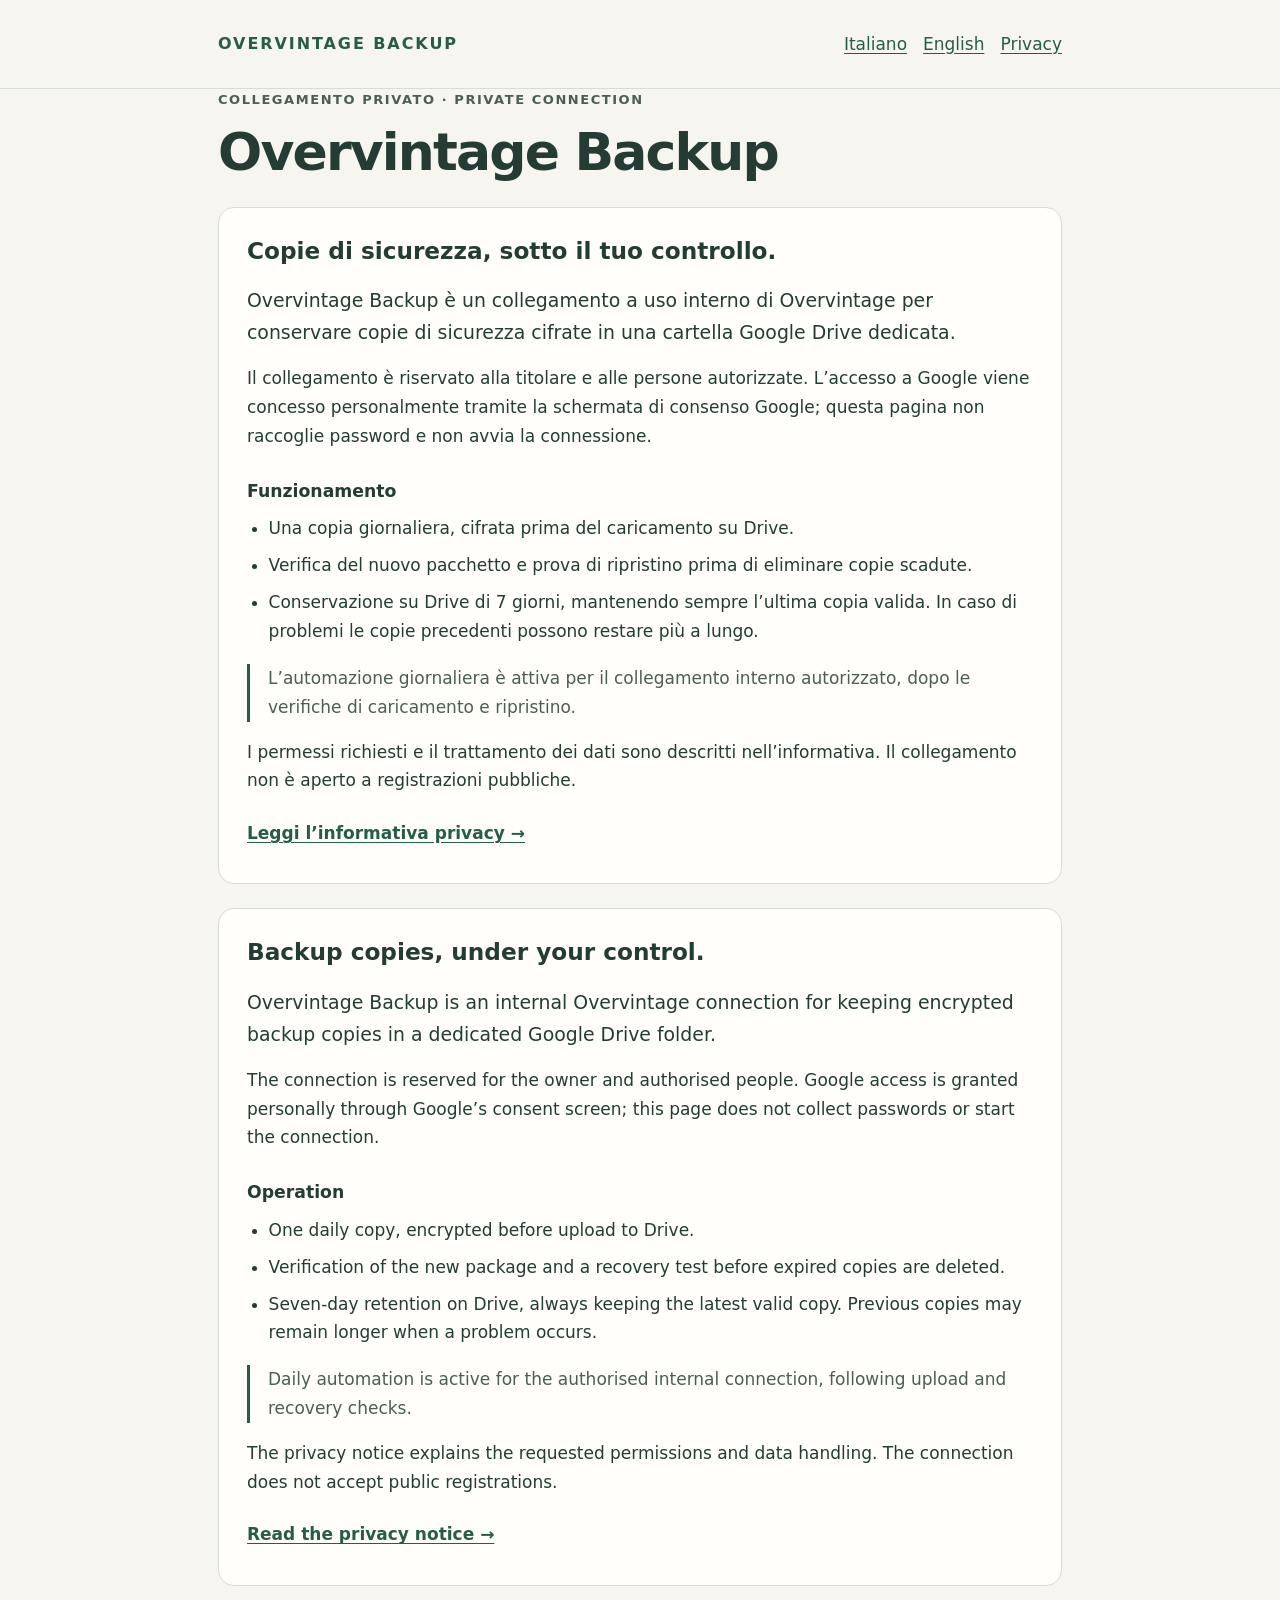
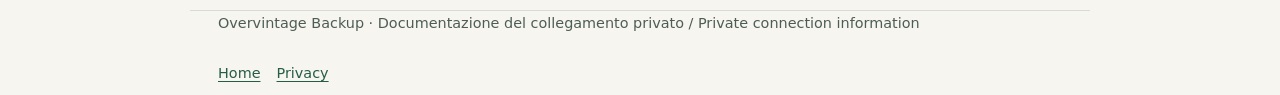
<file: index.html>
<!doctype html>
<html lang="it">
<head>
  <meta charset="utf-8">
  <meta name="viewport" content="width=device-width, initial-scale=1">
  <meta name="robots" content="noindex, follow, noarchive">
  <meta name="referrer" content="no-referrer">
  <meta http-equiv="Content-Security-Policy" content="default-src 'none'; style-src 'self'; img-src 'self'; base-uri 'none'; form-action 'none'">
  <title>Overvintage Backup — collegamento privato / private connection</title>
  <meta name="description" content="Informazioni sul collegamento privato Overvintage Backup e sulle copie cifrate in Google Drive.">
  <link rel="stylesheet" href="styles.css">
</head>
<body>
  <header><div class="wrap top">
    <a class="brand" href="index.html">OVERVINTAGE BACKUP</a>
    <nav aria-label="Lingua / Language"><a href="#it" lang="it">Italiano</a><a href="#en" lang="en">English</a><a href="privacy.html">Privacy</a></nav>
  </div></header>
  <main class="wrap">
    <p class="eyebrow">Collegamento privato · Private connection</p>
    <h1>Overvintage Backup</h1>
    <section id="it" lang="it" class="card" aria-labelledby="title-it">
      <h2 id="title-it">Copie di sicurezza, sotto il tuo controllo.</h2>
      <p class="lead">Overvintage Backup è un collegamento a uso interno di Overvintage per conservare copie di sicurezza cifrate in una cartella Google Drive dedicata.</p>
      <p>Il collegamento è riservato alla titolare e alle persone autorizzate. L’accesso a Google viene concesso personalmente tramite la schermata di consenso Google; questa pagina non raccoglie password e non avvia la connessione.</p>
      <h3>Funzionamento</h3>
      <ul>
        <li>Una copia giornaliera, cifrata prima del caricamento su Drive.</li>
        <li>Verifica del nuovo pacchetto e prova di ripristino prima di eliminare copie scadute.</li>
        <li>Conservazione su Drive di 7 giorni, mantenendo sempre l’ultima copia valida. In caso di problemi le copie precedenti possono restare più a lungo.</li>
      </ul>
      <p class="notice">L’automazione giornaliera è attiva per il collegamento interno autorizzato, dopo le verifiche di caricamento e ripristino.</p>
      <p>I permessi richiesti e il trattamento dei dati sono descritti nell’informativa. Il collegamento non è aperto a registrazioni pubbliche.</p>
      <a class="action" href="privacy.html#it">Leggi l’informativa privacy →</a>
    </section>
    <section id="en" lang="en" class="card" aria-labelledby="title-en">
      <h2 id="title-en">Backup copies, under your control.</h2>
      <p class="lead">Overvintage Backup is an internal Overvintage connection for keeping encrypted backup copies in a dedicated Google Drive folder.</p>
      <p>The connection is reserved for the owner and authorised people. Google access is granted personally through Google’s consent screen; this page does not collect passwords or start the connection.</p>
      <h3>Operation</h3>
      <ul>
        <li>One daily copy, encrypted before upload to Drive.</li>
        <li>Verification of the new package and a recovery test before expired copies are deleted.</li>
        <li>Seven-day retention on Drive, always keeping the latest valid copy. Previous copies may remain longer when a problem occurs.</li>
      </ul>
      <p class="notice">Daily automation is active for the authorised internal connection, following upload and recovery checks.</p>
      <p>The privacy notice explains the requested permissions and data handling. The connection does not accept public registrations.</p>
      <a class="action" href="privacy.html#en">Read the privacy notice →</a>
    </section>
  </main>
  <footer class="wrap"><p>Overvintage Backup · Documentazione del collegamento privato / Private connection information</p>
    <nav aria-label="Documenti / Documents"><a href="index.html">Home</a><a href="privacy.html">Privacy</a></nav>
  </footer>
</body>
</html>
</file>
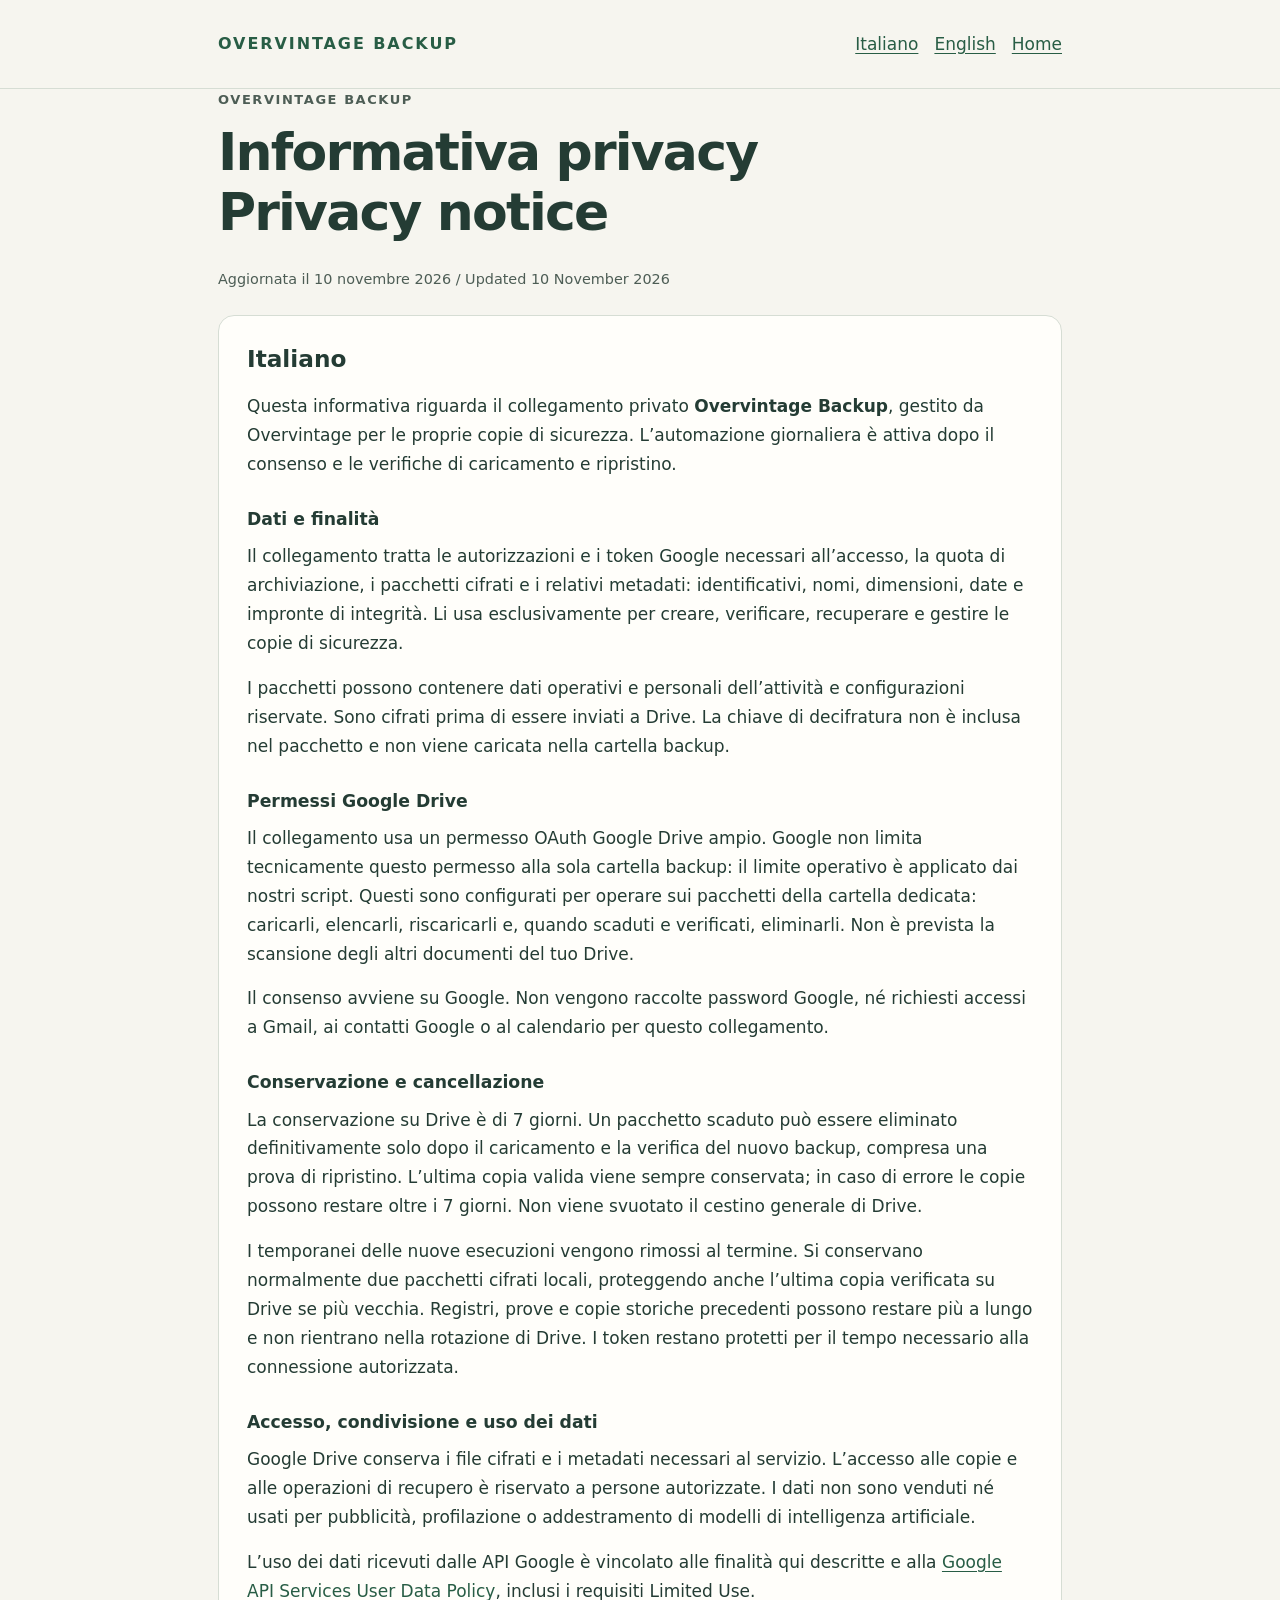
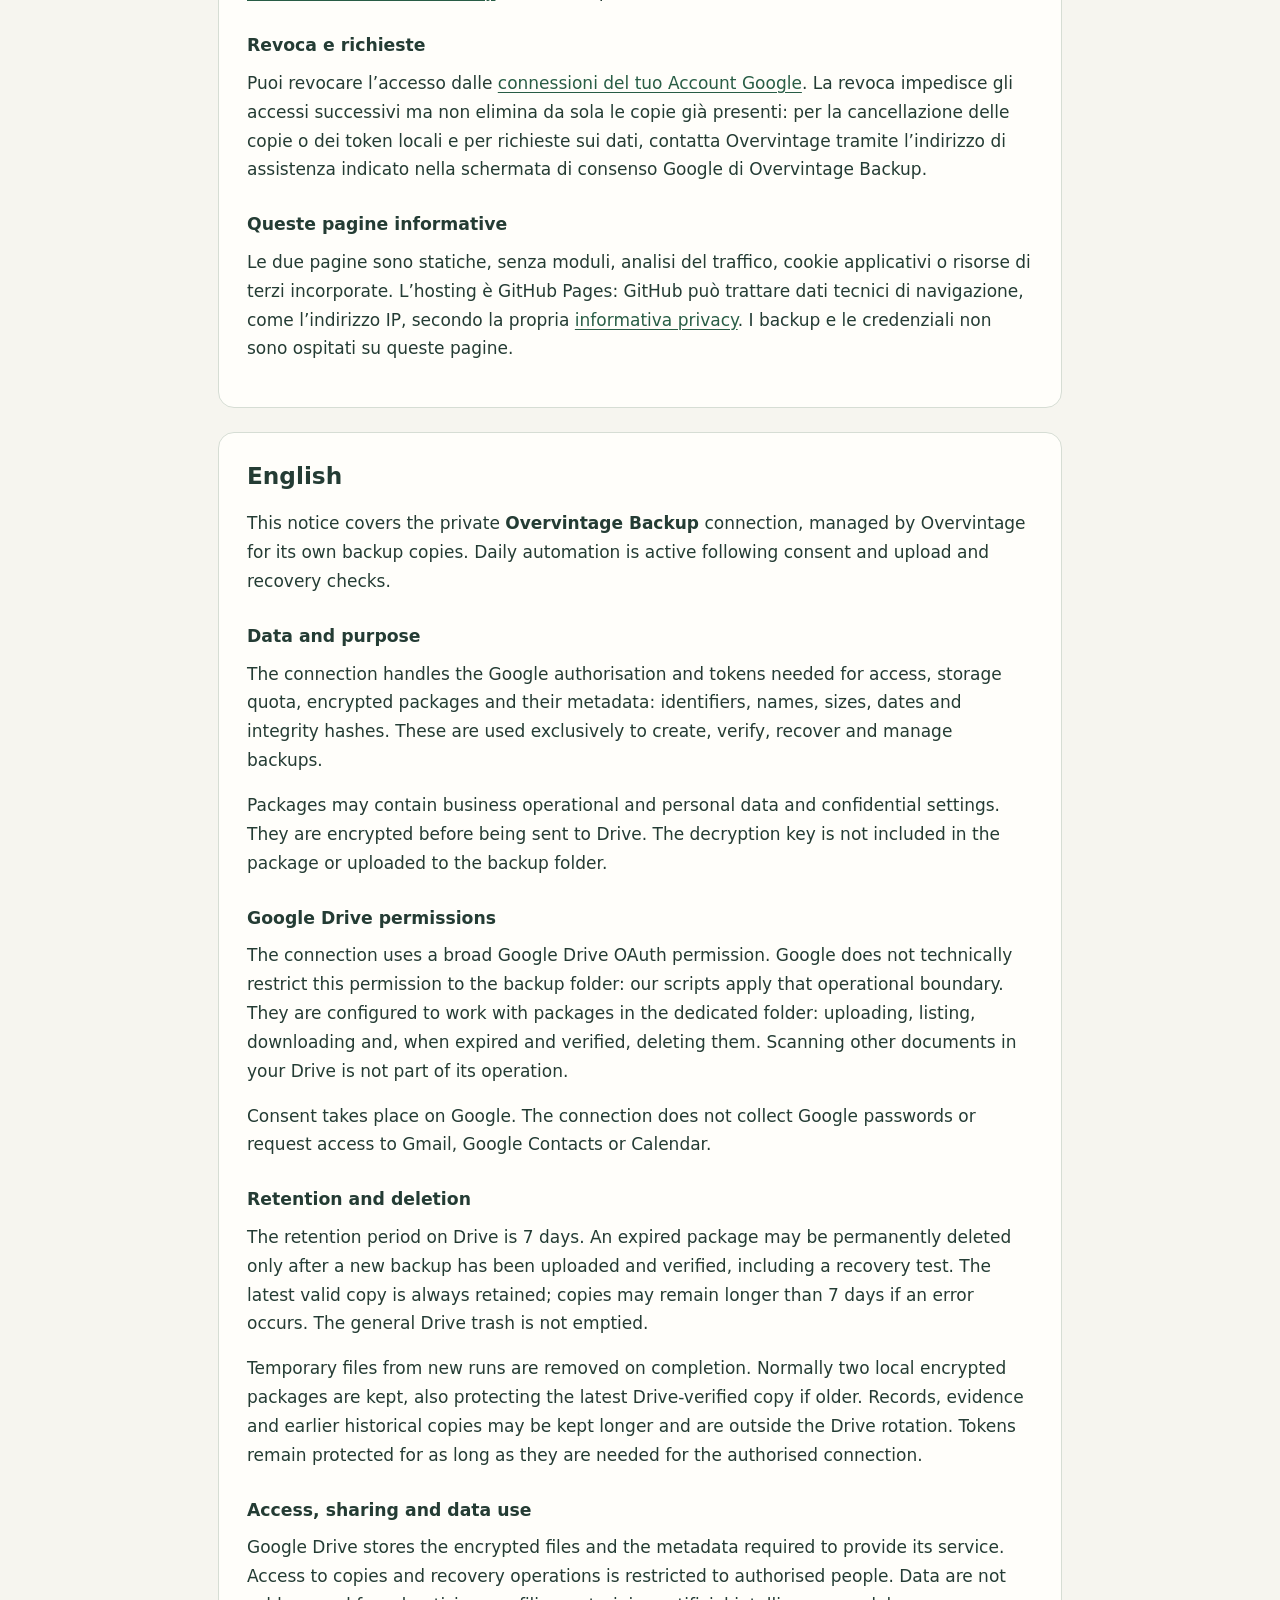
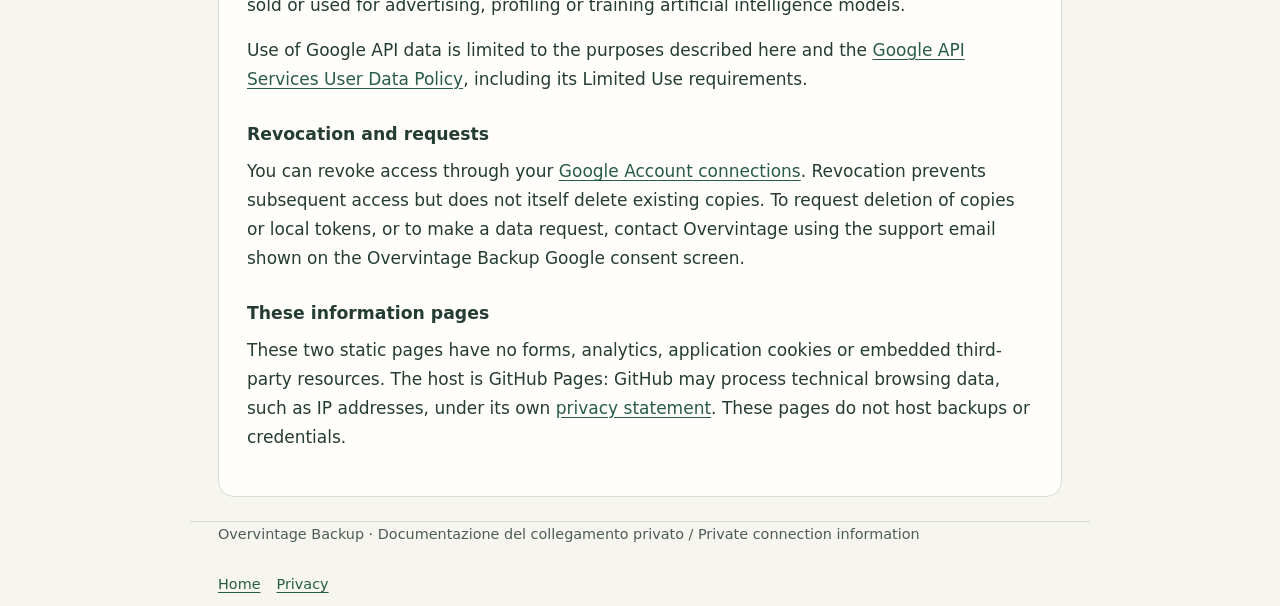
<file: privacy.html>
<!doctype html>
<html lang="it">
<head>
  <meta charset="utf-8">
  <meta name="viewport" content="width=device-width, initial-scale=1">
  <meta name="robots" content="noindex, follow, noarchive">
  <meta name="referrer" content="no-referrer">
  <meta http-equiv="Content-Security-Policy" content="default-src 'none'; style-src 'self'; img-src 'self'; base-uri 'none'; form-action 'none'">
  <title>Overvintage Backup — informativa privacy / privacy notice</title>
  <meta name="description" content="Informativa sul trattamento dei dati del collegamento privato Overvintage Backup con Google Drive.">
  <link rel="stylesheet" href="styles.css">
</head>
<body>
  <header><div class="wrap top">
    <a class="brand" href="index.html">OVERVINTAGE BACKUP</a>
    <nav aria-label="Lingua / Language"><a href="#it" lang="it">Italiano</a><a href="#en" lang="en">English</a><a href="index.html">Home</a></nav>
  </div></header>
  <main class="wrap">
    <p class="eyebrow">Overvintage Backup</p>
    <h1>Informativa privacy<br><span lang="en">Privacy notice</span></h1>
    <p class="date">Aggiornata il 10 novembre 2026 / Updated 10 November 2026</p>
    <section id="it" lang="it" class="card" aria-labelledby="privacy-it">
      <h2 id="privacy-it">Italiano</h2>
      <p>Questa informativa riguarda il collegamento privato <strong>Overvintage Backup</strong>, gestito da Overvintage per le proprie copie di sicurezza. L’automazione giornaliera è attiva dopo il consenso e le verifiche di caricamento e ripristino.</p>
      <h3>Dati e finalità</h3>
      <p>Il collegamento tratta le autorizzazioni e i token Google necessari all’accesso, la quota di archiviazione, i pacchetti cifrati e i relativi metadati: identificativi, nomi, dimensioni, date e impronte di integrità. Li usa esclusivamente per creare, verificare, recuperare e gestire le copie di sicurezza.</p>
      <p>I pacchetti possono contenere dati operativi e personali dell’attività e configurazioni riservate. Sono cifrati prima di essere inviati a Drive. La chiave di decifratura non è inclusa nel pacchetto e non viene caricata nella cartella backup.</p>
      <h3>Permessi Google Drive</h3>
      <p>Il collegamento usa un permesso OAuth Google Drive ampio. Google non limita tecnicamente questo permesso alla sola cartella backup: il limite operativo è applicato dai nostri script. Questi sono configurati per operare sui pacchetti della cartella dedicata: caricarli, elencarli, riscaricarli e, quando scaduti e verificati, eliminarli. Non è prevista la scansione degli altri documenti del tuo Drive.</p>
      <p>Il consenso avviene su Google. Non vengono raccolte password Google, né richiesti accessi a Gmail, ai contatti Google o al calendario per questo collegamento.</p>
      <h3>Conservazione e cancellazione</h3>
      <p>La conservazione su Drive è di 7 giorni. Un pacchetto scaduto può essere eliminato definitivamente solo dopo il caricamento e la verifica del nuovo backup, compresa una prova di ripristino. L’ultima copia valida viene sempre conservata; in caso di errore le copie possono restare oltre i 7 giorni. Non viene svuotato il cestino generale di Drive.</p>
      <p>I temporanei delle nuove esecuzioni vengono rimossi al termine. Si conservano normalmente due pacchetti cifrati locali, proteggendo anche l’ultima copia verificata su Drive se più vecchia. Registri, prove e copie storiche precedenti possono restare più a lungo e non rientrano nella rotazione di Drive. I token restano protetti per il tempo necessario alla connessione autorizzata.</p>
      <h3>Accesso, condivisione e uso dei dati</h3>
      <p>Google Drive conserva i file cifrati e i metadati necessari al servizio. L’accesso alle copie e alle operazioni di recupero è riservato a persone autorizzate. I dati non sono venduti né usati per pubblicità, profilazione o addestramento di modelli di intelligenza artificiale.</p>
      <p>L’uso dei dati ricevuti dalle API Google è vincolato alle finalità qui descritte e alla <a href="https://developers.google.com/terms/api-services-user-data-policy">Google API Services User Data Policy</a>, inclusi i requisiti Limited Use.</p>
      <h3>Revoca e richieste</h3>
      <p>Puoi revocare l’accesso dalle <a href="https://myaccount.google.com/permissions">connessioni del tuo Account Google</a>. La revoca impedisce gli accessi successivi ma non elimina da sola le copie già presenti: per la cancellazione delle copie o dei token locali e per richieste sui dati, contatta Overvintage tramite l’indirizzo di assistenza indicato nella schermata di consenso Google di Overvintage Backup.</p>
      <h3>Queste pagine informative</h3>
      <p>Le due pagine sono statiche, senza moduli, analisi del traffico, cookie applicativi o risorse di terzi incorporate. L’hosting è GitHub Pages: GitHub può trattare dati tecnici di navigazione, come l’indirizzo IP, secondo la propria <a href="https://docs.github.com/en/site-policy/privacy-policies/github-general-privacy-statement">informativa privacy</a>. I backup e le credenziali non sono ospitati su queste pagine.</p>
    </section>
    <section id="en" lang="en" class="card" aria-labelledby="privacy-en">
      <h2 id="privacy-en">English</h2>
      <p>This notice covers the private <strong>Overvintage Backup</strong> connection, managed by Overvintage for its own backup copies. Daily automation is active following consent and upload and recovery checks.</p>
      <h3>Data and purpose</h3>
      <p>The connection handles the Google authorisation and tokens needed for access, storage quota, encrypted packages and their metadata: identifiers, names, sizes, dates and integrity hashes. These are used exclusively to create, verify, recover and manage backups.</p>
      <p>Packages may contain business operational and personal data and confidential settings. They are encrypted before being sent to Drive. The decryption key is not included in the package or uploaded to the backup folder.</p>
      <h3>Google Drive permissions</h3>
      <p>The connection uses a broad Google Drive OAuth permission. Google does not technically restrict this permission to the backup folder: our scripts apply that operational boundary. They are configured to work with packages in the dedicated folder: uploading, listing, downloading and, when expired and verified, deleting them. Scanning other documents in your Drive is not part of its operation.</p>
      <p>Consent takes place on Google. The connection does not collect Google passwords or request access to Gmail, Google Contacts or Calendar.</p>
      <h3>Retention and deletion</h3>
      <p>The retention period on Drive is 7 days. An expired package may be permanently deleted only after a new backup has been uploaded and verified, including a recovery test. The latest valid copy is always retained; copies may remain longer than 7 days if an error occurs. The general Drive trash is not emptied.</p>
      <p>Temporary files from new runs are removed on completion. Normally two local encrypted packages are kept, also protecting the latest Drive-verified copy if older. Records, evidence and earlier historical copies may be kept longer and are outside the Drive rotation. Tokens remain protected for as long as they are needed for the authorised connection.</p>
      <h3>Access, sharing and data use</h3>
      <p>Google Drive stores the encrypted files and the metadata required to provide its service. Access to copies and recovery operations is restricted to authorised people. Data are not sold or used for advertising, profiling or training artificial intelligence models.</p>
      <p>Use of Google API data is limited to the purposes described here and the <a href="https://developers.google.com/terms/api-services-user-data-policy">Google API Services User Data Policy</a>, including its Limited Use requirements.</p>
      <h3>Revocation and requests</h3>
      <p>You can revoke access through your <a href="https://myaccount.google.com/permissions">Google Account connections</a>. Revocation prevents subsequent access but does not itself delete existing copies. To request deletion of copies or local tokens, or to make a data request, contact Overvintage using the support email shown on the Overvintage Backup Google consent screen.</p>
      <h3>These information pages</h3>
      <p>These two static pages have no forms, analytics, application cookies or embedded third-party resources. The host is GitHub Pages: GitHub may process technical browsing data, such as IP addresses, under its own <a href="https://docs.github.com/en/site-policy/privacy-policies/github-general-privacy-statement">privacy statement</a>. These pages do not host backups or credentials.</p>
    </section>
  </main>
  <footer class="wrap"><p>Overvintage Backup · Documentazione del collegamento privato / Private connection information</p>
    <nav aria-label="Documenti / Documents"><a href="index.html">Home</a><a href="privacy.html">Privacy</a></nav>
  </footer>
</body>
</html>
</file>
<file: styles.css>
:root { color-scheme: light; --paper:#f6f5ef; --card:#fffefa; --ink:#243c34; --muted:#4d5d55; --line:#d6ddd4; --accent:#285d45; }
* { box-sizing:border-box; }
html { scroll-padding-top:1rem; }
body { margin:0; background:var(--paper); color:var(--ink); font-family:system-ui,-apple-system,"Segoe UI",sans-serif; font-size:17px; line-height:1.7; }
a { color:var(--accent); text-underline-offset:.2em; overflow-wrap:anywhere; }
a:hover { text-decoration-thickness:2px; }
a:focus-visible { outline:3px solid var(--accent); outline-offset:4px; border-radius:3px; }
.wrap { max-width:900px; padding:0 28px; margin:auto; }
header { border-bottom:1px solid var(--line); }
.top { display:flex; gap:1rem; align-items:center; justify-content:space-between; padding-block:22px; flex-wrap:wrap; }
.brand { font-weight:750; font-size:16px; letter-spacing:.12em; text-decoration:none; }
nav { display:flex; gap:1rem; flex-wrap:wrap; align-items:center; }
nav a { display:inline-flex; align-items:center; min-height:44px; }
main { padding-block:42px 28px; }
.eyebrow { font-size:13px; text-transform:uppercase; letter-spacing:.12em; font-weight:700; color:var(--muted); margin:0 0 12px; }
h1 { font-size:clamp(2rem,6vw,3.25rem); line-height:1.15; letter-spacing:-.035em; margin:0 0 24px; overflow-wrap:break-word; }
h2 { font-size:1.45rem; line-height:1.3; margin:0 0 18px; }
h3 { font-size:1.08rem; margin:26px 0 8px; }
p { margin:0 0 16px; }
.lead { font-size:1.18rem; }
.card { background:var(--card); border:1px solid var(--line); border-radius:16px; padding:28px; margin:24px 0; }
section:target { scroll-margin-top:24px; }
.notice { border-left:3px solid var(--accent); padding-left:18px; color:var(--muted); }
ul { padding-left:1.35rem; margin:0 0 18px; }
li { margin-bottom:8px; }
.action { display:inline-flex; align-items:center; min-height:44px; font-weight:650; }
.date,footer { color:var(--muted); font-size:.9rem; }
footer { border-top:1px solid var(--line); padding-block:24px 36px; margin-top:20px; }
@media(max-width:520px) { .wrap { padding-inline:18px; } .card { padding:22px 18px; border-radius:12px; } main { padding-top:30px; } nav { gap:14px; } }
@media print { body { background:white; color:black; font-size:11pt; } .wrap { max-width:none; } header nav { display:none; } .card { border:0; padding:0; } a { color:inherit; } }
</file>
